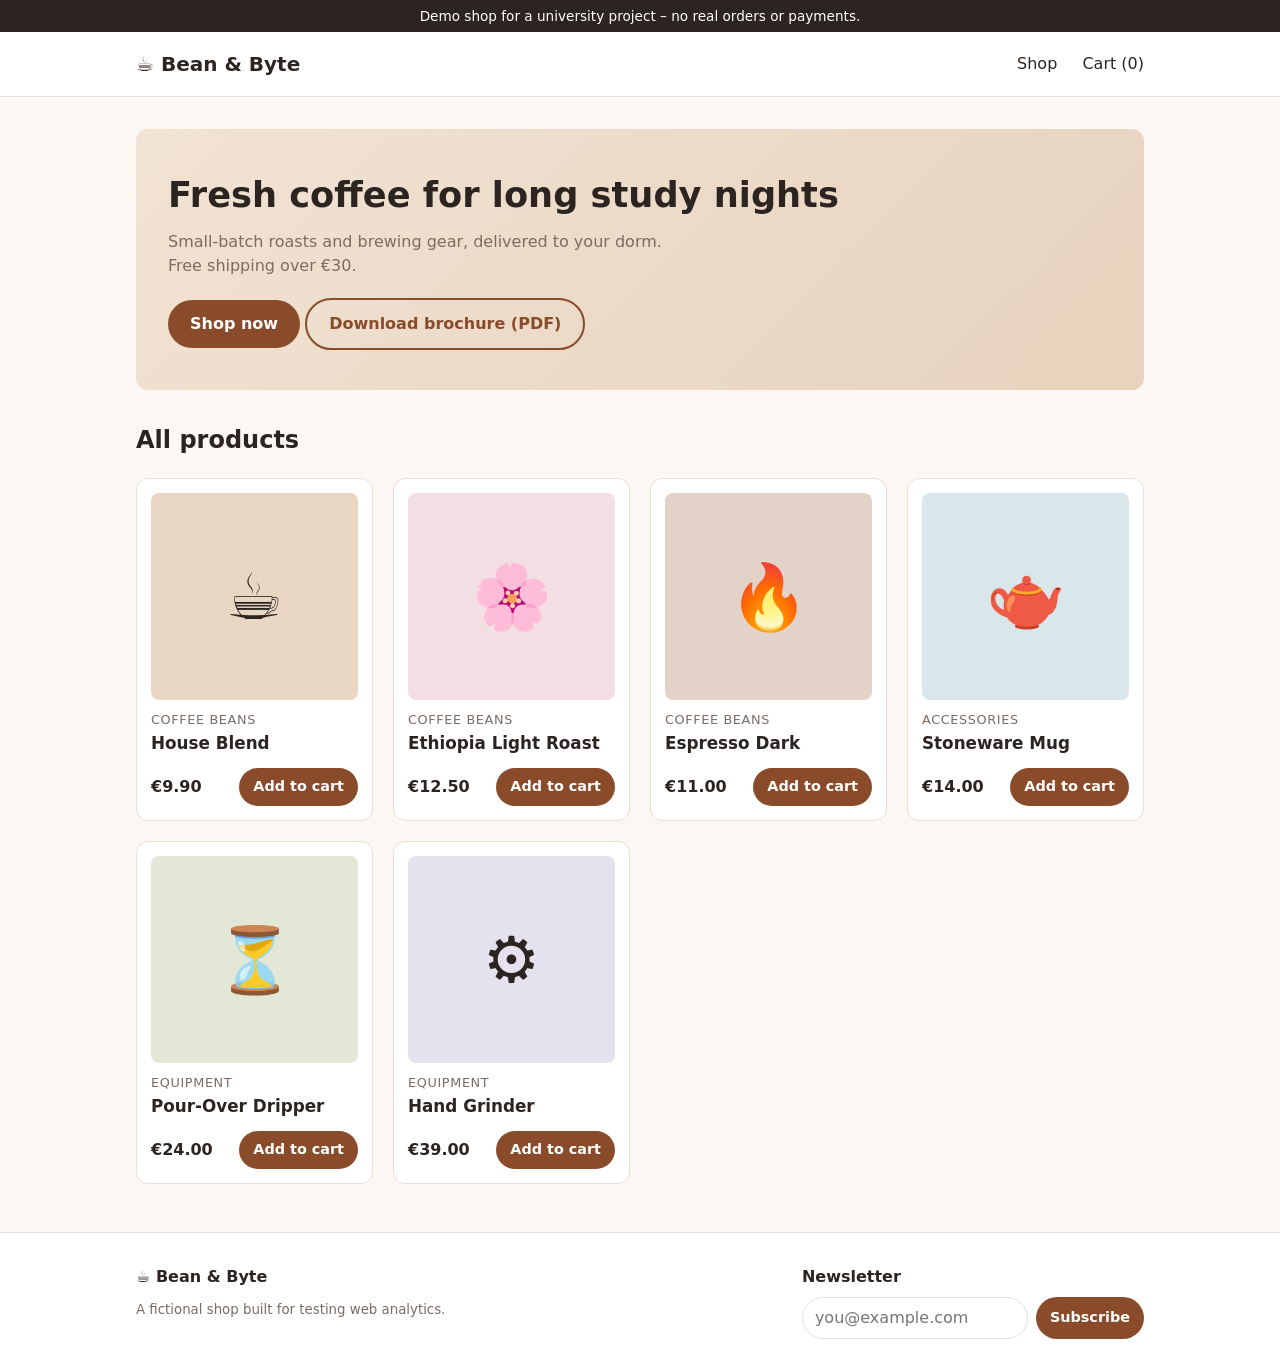
<file: index.html>
<!doctype html>
<html lang="en">
<head>
  <meta charset="utf-8">
  <meta name="viewport" content="width=device-width, initial-scale=1">
  <title>Bean & Byte – Coffee Shop</title>
  <link rel="stylesheet" href="style.css">
  <!-- ANALYTICS: paste the GA4 and Matomo snippets here (on every page) -->
  <!-- Google tag (gtag.js) -->
  <script async src="https://www.googletagmanager.com/gtag/js?id=G-PZY3HTRZML"></script>
  <script>
    window.dataLayer = window.dataLayer || [];
    function gtag(){dataLayer.push(arguments);}
    gtag('js', new Date());

    gtag('config', 'G-PZY3HTRZML');
  </script>
  <!-- Matomo -->
  <script>
    var _paq = window._paq = window._paq || [];
    _paq.push(['trackPageView']);
    _paq.push(['enableLinkTracking']);
    (function() {
      var u="https://16-171-96-250.sslip.io/";
      _paq.push(['setTrackerUrl', u+'matomo.php']);
      _paq.push(['setSiteId', '1']);
      var d=document, g=d.createElement('script'), s=d.getElementsByTagName('script')[0];
      g.async=true; g.src=u+'matomo.js'; s.parentNode.insertBefore(g,s);
    })();
  </script>
  <!-- End Matomo Code -->
</head>
<body data-page="home">
  <div class="demo-banner">Demo shop for a university project – no real orders or payments.</div>
  <header class="site-header">
    <div class="wrap">
      <a class="logo" href="index.html">☕ Bean &amp; Byte</a>
      <nav>
        <a href="index.html">Shop</a>
        <a href="cart.html">Cart (<span data-cart-count>0</span>)</a>
      </nav>
    </div>
  </header>

  <main class="wrap">
    <section class="hero">
      <h1>Fresh coffee for long study nights</h1>
      <p>Small-batch roasts and brewing gear, delivered to your dorm. Free shipping over €30.</p>
      <a class="btn" href="#products">Shop now</a>
      <a class="btn btn-ghost" href="brochure.pdf" download data-download="brochure.pdf">Download brochure (PDF)</a>
    </section>

    <h2 id="products">All products</h2>
    <div id="product-grid" class="grid"></div>
  </main>

  <footer>
    <div class="wrap">
      <div>
        <h4>☕ Bean &amp; Byte</h4>
        <small>A fictional shop built for testing web analytics.</small>
      </div>
      <div>
        <h4>Newsletter</h4>
        <form data-newsletter>
          <input type="email" name="email" placeholder="you@example.com" required aria-label="Email">
          <button class="btn btn-small" type="submit">Subscribe</button>
        </form>
      </div>
    </div>
  </footer>
  <script src="app.js"></script>
</body>
</html>
</file>
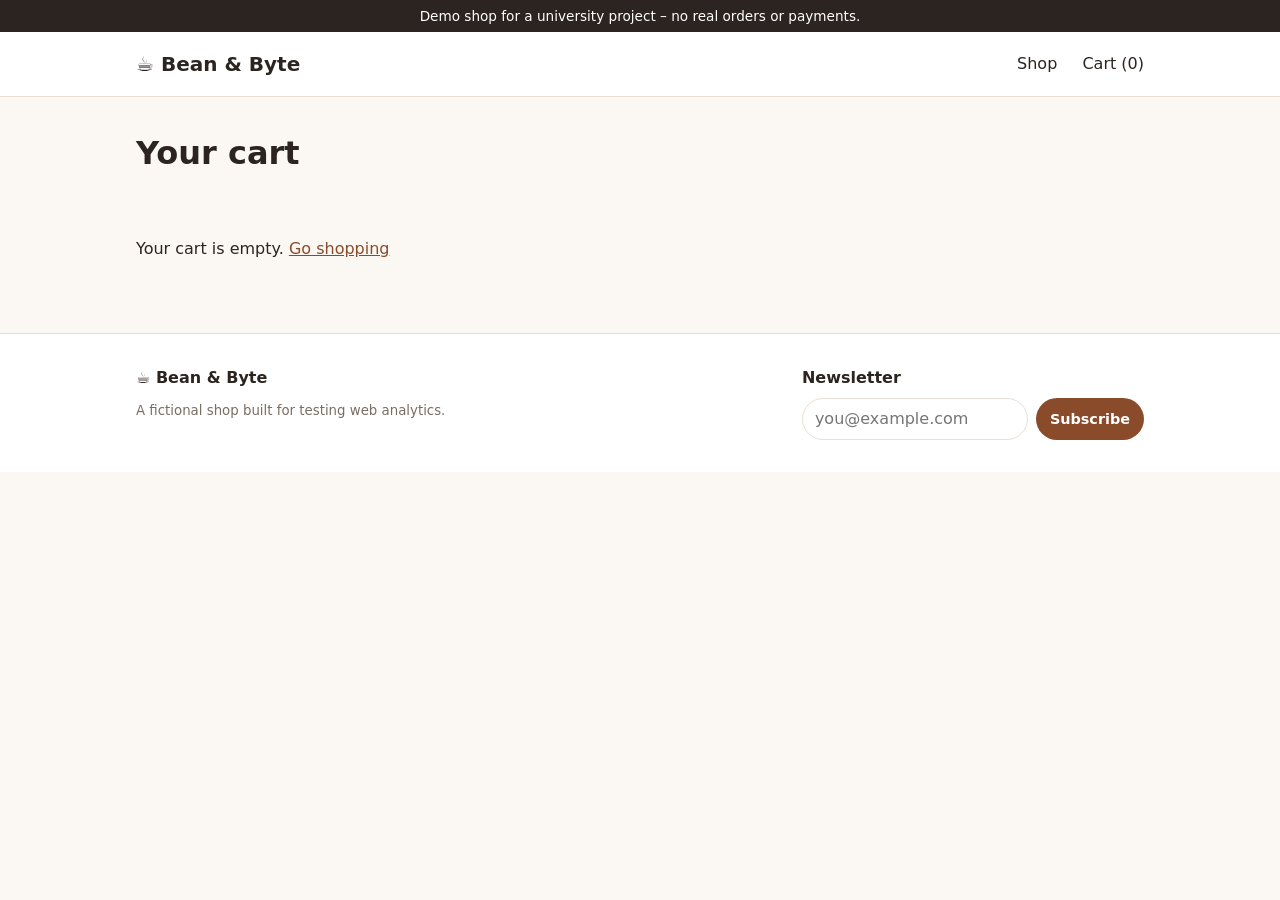
<file: cart.html>
<!doctype html>
<html lang="en">
<head>
  <meta charset="utf-8">
  <meta name="viewport" content="width=device-width, initial-scale=1">
  <title>Cart – Bean & Byte</title>
  <link rel="stylesheet" href="style.css">
  <!-- ANALYTICS: paste the GA4 and Matomo snippets here (on every page) -->
  <!-- Google tag (gtag.js) -->
  <script async src="https://www.googletagmanager.com/gtag/js?id=G-PZY3HTRZML"></script>
  <script>
    window.dataLayer = window.dataLayer || [];
    function gtag(){dataLayer.push(arguments);}
    gtag('js', new Date());

    gtag('config', 'G-PZY3HTRZML');
  </script>
  <!-- Matomo -->
  <script>
    var _paq = window._paq = window._paq || [];
    _paq.push(['trackPageView']);
    _paq.push(['enableLinkTracking']);
    (function() {
      var u="https://16-171-96-250.sslip.io/";
      _paq.push(['setTrackerUrl', u+'matomo.php']);
      _paq.push(['setSiteId', '1']);
      var d=document, g=d.createElement('script'), s=d.getElementsByTagName('script')[0];
      g.async=true; g.src=u+'matomo.js'; s.parentNode.insertBefore(g,s);
    })();
  </script>
  <!-- End Matomo Code -->
</head>
<body data-page="cart">
  <div class="demo-banner">Demo shop for a university project – no real orders or payments.</div>
  <header class="site-header">
    <div class="wrap">
      <a class="logo" href="index.html">☕ Bean &amp; Byte</a>
      <nav>
        <a href="index.html">Shop</a>
        <a href="cart.html">Cart (<span data-cart-count>0</span>)</a>
      </nav>
    </div>
  </header>

  <main class="wrap">
    <h1 class="page-title">Your cart</h1>
    <div id="cart"></div>
  </main>

  <footer>
    <div class="wrap">
      <div>
        <h4>☕ Bean &amp; Byte</h4>
        <small>A fictional shop built for testing web analytics.</small>
      </div>
      <div>
        <h4>Newsletter</h4>
        <form data-newsletter>
          <input type="email" name="email" placeholder="you@example.com" required aria-label="Email">
          <button class="btn btn-small" type="submit">Subscribe</button>
        </form>
      </div>
    </div>
  </footer>
  <script src="app.js"></script>
</body>
</html>
</file>
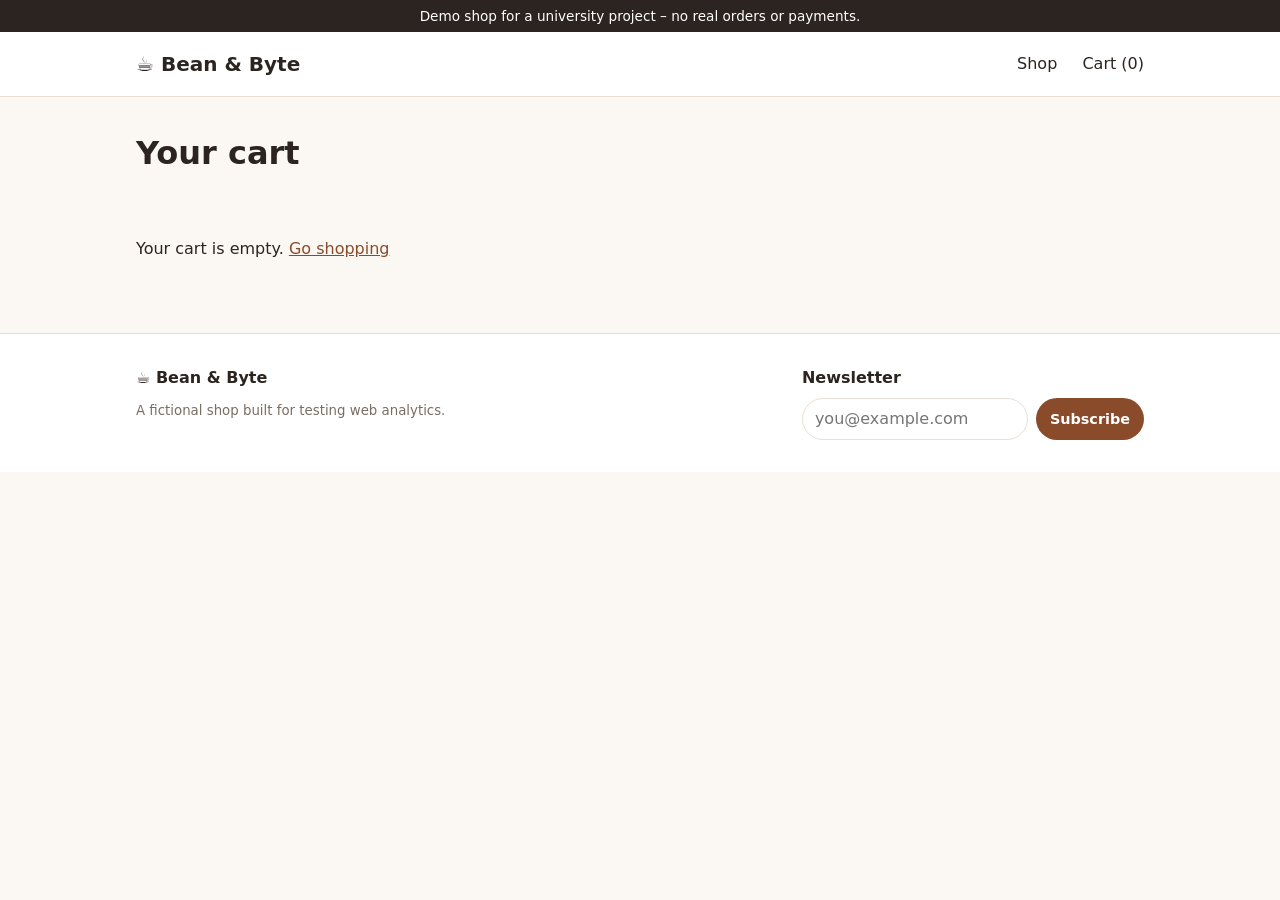
<file: checkout.html>
<!doctype html>
<html lang="en">
<head>
  <meta charset="utf-8">
  <meta name="viewport" content="width=device-width, initial-scale=1">
  <title>Checkout – Bean & Byte</title>
  <link rel="stylesheet" href="style.css">
  <!-- ANALYTICS: paste the GA4 and Matomo snippets here (on every page) -->
  <!-- Google tag (gtag.js) -->
  <script async src="https://www.googletagmanager.com/gtag/js?id=G-PZY3HTRZML"></script>
  <script>
    window.dataLayer = window.dataLayer || [];
    function gtag(){dataLayer.push(arguments);}
    gtag('js', new Date());

    gtag('config', 'G-PZY3HTRZML');
  </script>
  <!-- Matomo -->
  <script>
    var _paq = window._paq = window._paq || [];
    _paq.push(['trackPageView']);
    _paq.push(['enableLinkTracking']);
    (function() {
      var u="https://16-171-96-250.sslip.io/";
      _paq.push(['setTrackerUrl', u+'matomo.php']);
      _paq.push(['setSiteId', '1']);
      var d=document, g=d.createElement('script'), s=d.getElementsByTagName('script')[0];
      g.async=true; g.src=u+'matomo.js'; s.parentNode.insertBefore(g,s);
    })();
  </script>
  <!-- End Matomo Code -->
</head>
<body data-page="checkout">
  <div class="demo-banner">Demo shop for a university project – no real orders or payments.</div>
  <header class="site-header">
    <div class="wrap">
      <a class="logo" href="index.html">☕ Bean &amp; Byte</a>
      <nav>
        <a href="index.html">Shop</a>
        <a href="cart.html">Cart (<span data-cart-count>0</span>)</a>
      </nav>
    </div>
  </header>

  <main class="wrap">
    <h1 class="page-title">Checkout</h1>
    <div class="checkout">
      <form id="checkout-form" class="panel">
        <h2>Shipping details</h2>
        <div class="field">
          <label for="name">Full name</label>
          <input id="name" name="name" required autocomplete="name">
        </div>
        <div class="field">
          <label for="email">Email</label>
          <input id="email" name="email" type="email" required autocomplete="email">
        </div>
        <div class="field">
          <label for="street">Street and number</label>
          <input id="street" name="street" required autocomplete="street-address">
        </div>
        <div class="row">
          <div class="field">
            <label for="zip">Postcode</label>
            <input id="zip" name="zip" required autocomplete="postal-code">
          </div>
          <div class="field">
            <label for="city">City</label>
            <input id="city" name="city" required autocomplete="address-level2">
          </div>
        </div>

        <fieldset>
          <legend>Payment method (demo – nothing is charged)</legend>
          <label><input type="radio" name="payment" value="invoice" checked> Invoice</label>
          <label><input type="radio" name="payment" value="paypal"> PayPal</label>
          <label><input type="radio" name="payment" value="card"> Credit card</label>
        </fieldset>

        <button class="btn" type="submit">Place order</button>
        <p class="note">Use made-up data. No information leaves your browser.</p>
      </form>

      <aside class="panel">
        <h2>Order summary</h2>
        <div id="order-summary"></div>
      </aside>
    </div>
  </main>

  <footer>
    <div class="wrap">
      <div>
        <h4>☕ Bean &amp; Byte</h4>
        <small>A fictional shop built for testing web analytics.</small>
      </div>
    </div>
  </footer>
  <script src="app.js"></script>
</body>
</html>
</file>
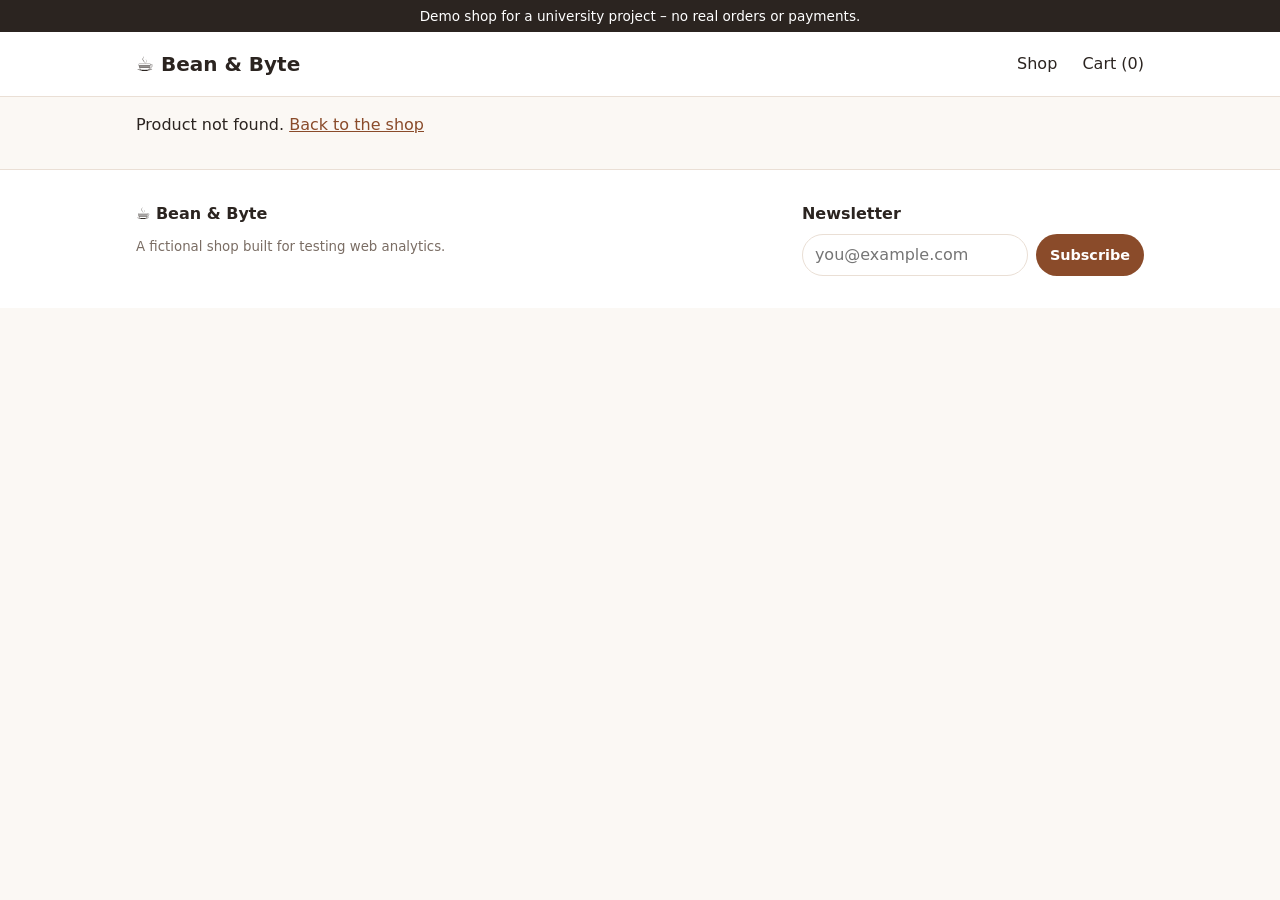
<file: product.html>
<!doctype html>
<html lang="en">
<head>
  <meta charset="utf-8">
  <meta name="viewport" content="width=device-width, initial-scale=1">
  <title>Product – Bean & Byte</title>
  <link rel="stylesheet" href="style.css">
  <!-- ANALYTICS: paste the GA4 and Matomo snippets here (on every page) -->
  <!-- Google tag (gtag.js) -->
  <script async src="https://www.googletagmanager.com/gtag/js?id=G-PZY3HTRZML"></script>
  <script>
    window.dataLayer = window.dataLayer || [];
    function gtag(){dataLayer.push(arguments);}
    gtag('js', new Date());

    gtag('config', 'G-PZY3HTRZML');
  </script>
  <!-- Matomo -->
  <script>
    var _paq = window._paq = window._paq || [];
    _paq.push(['trackPageView']);
    _paq.push(['enableLinkTracking']);
    (function() {
      var u="https://16-171-96-250.sslip.io/";
      _paq.push(['setTrackerUrl', u+'matomo.php']);
      _paq.push(['setSiteId', '1']);
      var d=document, g=d.createElement('script'), s=d.getElementsByTagName('script')[0];
      g.async=true; g.src=u+'matomo.js'; s.parentNode.insertBefore(g,s);
    })();
  </script>
  <!-- End Matomo Code -->
</head>
<body data-page="product">
  <div class="demo-banner">Demo shop for a university project – no real orders or payments.</div>
  <header class="site-header">
    <div class="wrap">
      <a class="logo" href="index.html">☕ Bean &amp; Byte</a>
      <nav>
        <a href="index.html">Shop</a>
        <a href="cart.html">Cart (<span data-cart-count>0</span>)</a>
      </nav>
    </div>
  </header>

  <main class="wrap" id="product"></main>

  <footer>
    <div class="wrap">
      <div>
        <h4>☕ Bean &amp; Byte</h4>
        <small>A fictional shop built for testing web analytics.</small>
      </div>
      <div>
        <h4>Newsletter</h4>
        <form data-newsletter>
          <input type="email" name="email" placeholder="you@example.com" required aria-label="Email">
          <button class="btn btn-small" type="submit">Subscribe</button>
        </form>
      </div>
    </div>
  </footer>
  <script src="app.js"></script>
</body>
</html>
</file>
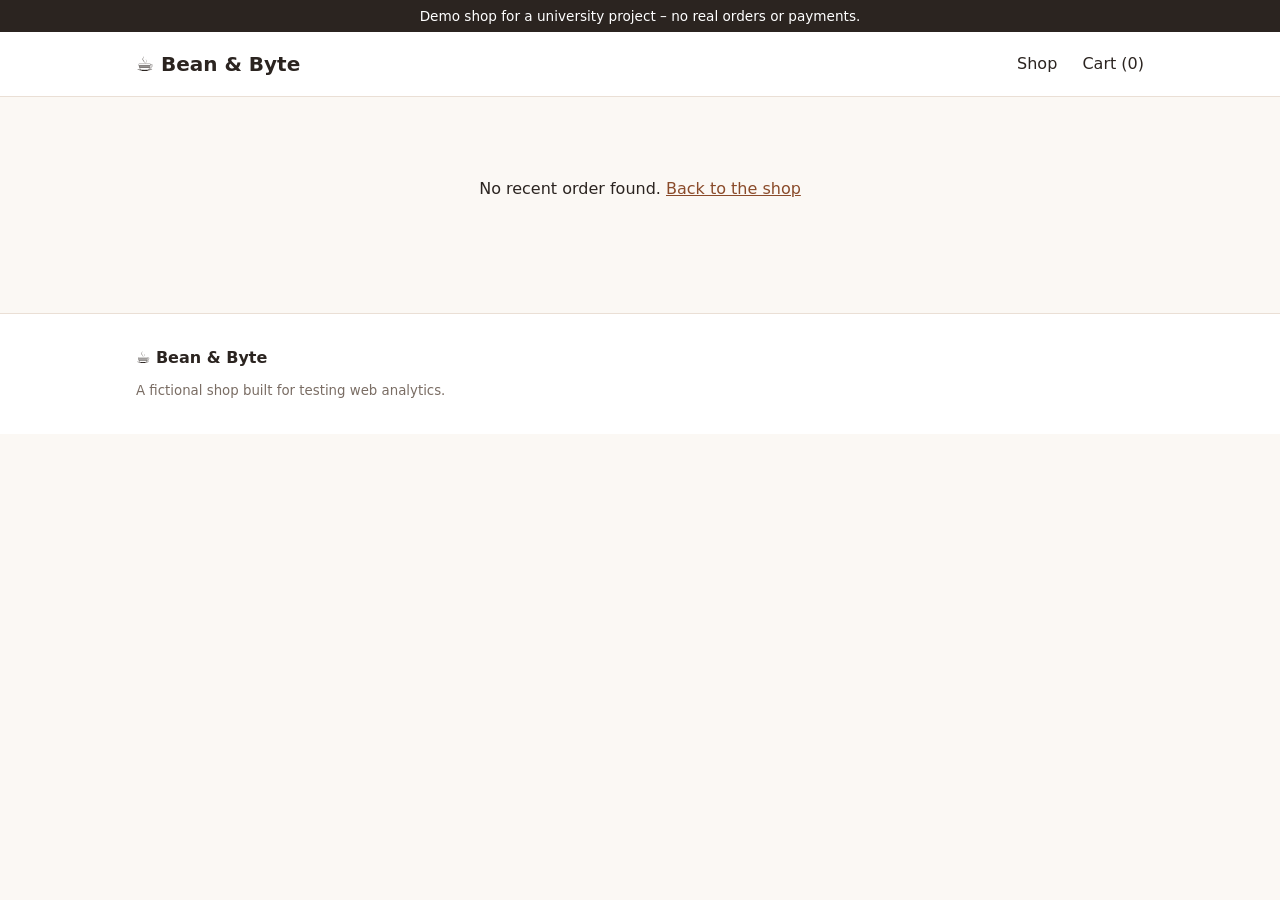
<file: thankyou.html>
<!doctype html>
<html lang="en">
<head>
  <meta charset="utf-8">
  <meta name="viewport" content="width=device-width, initial-scale=1">
  <title>Thank you – Bean & Byte</title>
  <link rel="stylesheet" href="style.css">
  <!-- ANALYTICS: paste the GA4 and Matomo snippets here (on every page) -->
  <!-- Google tag (gtag.js) -->
  <script async src="https://www.googletagmanager.com/gtag/js?id=G-PZY3HTRZML"></script>
  <script>
    window.dataLayer = window.dataLayer || [];
    function gtag(){dataLayer.push(arguments);}
    gtag('js', new Date());

    gtag('config', 'G-PZY3HTRZML');
  </script>
  <!-- Matomo -->
  <script>
    var _paq = window._paq = window._paq || [];
    _paq.push(['trackPageView']);
    _paq.push(['enableLinkTracking']);
    (function() {
      var u="https://16-171-96-250.sslip.io/";
      _paq.push(['setTrackerUrl', u+'matomo.php']);
      _paq.push(['setSiteId', '1']);
      var d=document, g=d.createElement('script'), s=d.getElementsByTagName('script')[0];
      g.async=true; g.src=u+'matomo.js'; s.parentNode.insertBefore(g,s);
    })();
  </script>
  <!-- End Matomo Code -->
</head>
<body data-page="thanks">
  <div class="demo-banner">Demo shop for a university project – no real orders or payments.</div>
  <header class="site-header">
    <div class="wrap">
      <a class="logo" href="index.html">☕ Bean &amp; Byte</a>
      <nav>
        <a href="index.html">Shop</a>
        <a href="cart.html">Cart (<span data-cart-count>0</span>)</a>
      </nav>
    </div>
  </header>

  <main class="wrap thanks" id="thanks"></main>

  <footer>
    <div class="wrap">
      <div>
        <h4>☕ Bean &amp; Byte</h4>
        <small>A fictional shop built for testing web analytics.</small>
      </div>
    </div>
  </footer>
  <script src="app.js"></script>
</body>
</html>
</file>
<file: style.css>
:root {
  --bg: #fbf8f4;
  --surface: #ffffff;
  --text: #2b2420;
  --muted: #7a6d64;
  --accent: #8a4b2a;
  --accent-dark: #6d3a1f;
  --border: #eadfd5;
  --radius: 12px;
}

* { box-sizing: border-box; }
body {
  margin: 0;
  font-family: system-ui, -apple-system, "Segoe UI", Roboto, sans-serif;
  background: var(--bg);
  color: var(--text);
  line-height: 1.5;
}
a { color: var(--accent); }
.wrap { max-width: 1040px; margin: 0 auto; padding: 0 16px; }

/* Demo banner */
.demo-banner {
  background: var(--text); color: #fff; text-align: center;
  font-size: 0.85rem; padding: 6px 16px;
}

/* Header */
.site-header { background: var(--surface); border-bottom: 1px solid var(--border); }
.site-header .wrap { display: flex; align-items: center; justify-content: space-between; height: 64px; }
.logo { font-weight: 700; font-size: 1.25rem; text-decoration: none; color: var(--text); }
nav a { margin-left: 20px; text-decoration: none; color: var(--text); font-weight: 500; }
nav a:hover { color: var(--accent); }

/* Hero */
.hero {
  margin: 32px 0; padding: 40px 32px; border-radius: var(--radius);
  background: linear-gradient(135deg, #f1e3d3, #e7d2bd);
}
.hero h1 { margin: 0 0 8px; font-size: 2.2rem; }
.hero p { margin: 0 0 20px; color: var(--muted); max-width: 520px; }

/* Buttons */
.btn {
  display: inline-block; background: var(--accent); color: #fff; border: 0;
  padding: 12px 22px; border-radius: 999px; font: inherit; font-weight: 600;
  cursor: pointer; text-decoration: none;
}
.btn:hover { background: var(--accent-dark); }
.btn-small { padding: 8px 14px; font-size: 0.9rem; }
.btn-ghost { background: transparent; color: var(--accent); border: 2px solid var(--accent); }
.btn-ghost:hover { background: var(--accent); color: #fff; }
.link { background: none; border: 0; color: var(--accent); cursor: pointer; font: inherit; text-decoration: underline; }

/* Product grid */
.grid { display: grid; grid-template-columns: repeat(auto-fill, minmax(220px, 1fr)); gap: 20px; margin-bottom: 48px; }
.card {
  background: var(--surface); border: 1px solid var(--border); border-radius: var(--radius);
  padding: 14px; display: flex; flex-direction: column;
}
.card-link { text-decoration: none; color: inherit; flex: 1; }
.card h3 { margin: 2px 0 12px; font-size: 1.05rem; }
.card-foot { display: flex; align-items: center; justify-content: space-between; }
.tile {
  aspect-ratio: 1 / 1; border-radius: 8px; display: grid; place-items: center;
  font-size: 4rem; margin-bottom: 10px;
}
.category { margin: 0; font-size: 0.8rem; text-transform: uppercase; letter-spacing: 0.05em; color: var(--muted); }
.price { font-weight: 700; }
.price.big { font-size: 1.5rem; margin: 4px 0 12px; }

/* Product page */
.product { display: grid; grid-template-columns: 1fr 1fr; gap: 40px; margin: 40px 0; }
.product .tile { font-size: 8rem; }
.product h1 { margin: 4px 0; }
.buy-row { display: flex; gap: 12px; align-items: center; margin: 20px 0; }
.buy-row input { width: 70px; padding: 10px; border: 1px solid var(--border); border-radius: 8px; font: inherit; }

/* Cart */
.page-title { margin: 32px 0 20px; }
.cart-table { width: 100%; border-collapse: collapse; background: var(--surface); border-radius: var(--radius); overflow: hidden; }
.cart-table th, .cart-table td { padding: 12px; text-align: left; border-bottom: 1px solid var(--border); }
.cart-table input { width: 64px; padding: 6px; border: 1px solid var(--border); border-radius: 6px; font: inherit; }
.cart-summary { display: flex; justify-content: flex-end; align-items: center; gap: 20px; margin: 20px 0 48px; font-size: 1.1rem; }
.empty { padding: 40px 0; }

/* Checkout */
.checkout { display: grid; grid-template-columns: 3fr 2fr; gap: 32px; margin-bottom: 48px; }
.panel { background: var(--surface); border: 1px solid var(--border); border-radius: var(--radius); padding: 24px; }
.panel h2 { margin-top: 0; font-size: 1.15rem; }
.field { margin-bottom: 14px; }
.field label { display: block; font-weight: 500; margin-bottom: 4px; }
.field input { width: 100%; padding: 10px; border: 1px solid var(--border); border-radius: 8px; font: inherit; }
.row { display: grid; grid-template-columns: 1fr 2fr; gap: 12px; }
fieldset { border: 1px solid var(--border); border-radius: 8px; margin: 0 0 18px; }
fieldset label { display: block; margin: 6px 0; }
.summary-list { list-style: none; padding: 0; margin: 0; }
.summary-list li, .summary-total { display: flex; justify-content: space-between; padding: 6px 0; }
.summary-total { border-top: 1px solid var(--border); margin-top: 8px; padding-top: 12px; }
.note { color: var(--muted); font-size: 0.9rem; }

/* Thank you */
.thanks { text-align: center; padding: 64px 0; }

/* Footer */
footer { background: var(--surface); border-top: 1px solid var(--border); padding: 32px 0; margin-top: 32px; }
footer .wrap { display: flex; flex-wrap: wrap; gap: 32px; justify-content: space-between; }
footer h4 { margin: 0 0 8px; }
footer form { display: flex; gap: 8px; }
footer input { padding: 8px 12px; border: 1px solid var(--border); border-radius: 999px; font: inherit; }
footer small { color: var(--muted); }

/* Toast */
.toast {
  position: fixed; left: 50%; bottom: 24px; transform: translate(-50%, 20px);
  background: var(--text); color: #fff; padding: 10px 18px; border-radius: 999px;
  opacity: 0; transition: all .25s; pointer-events: none;
}
.toast.show { opacity: 1; transform: translate(-50%, 0); }

@media (max-width: 720px) {
  .product, .checkout { grid-template-columns: 1fr; gap: 20px; }
  .hero { padding: 28px 20px; }
  .hero h1 { font-size: 1.7rem; }
  nav a { margin-left: 12px; }
  .cart-table th:nth-child(2), .cart-table td:nth-child(2) { display: none; }
}
</file>
